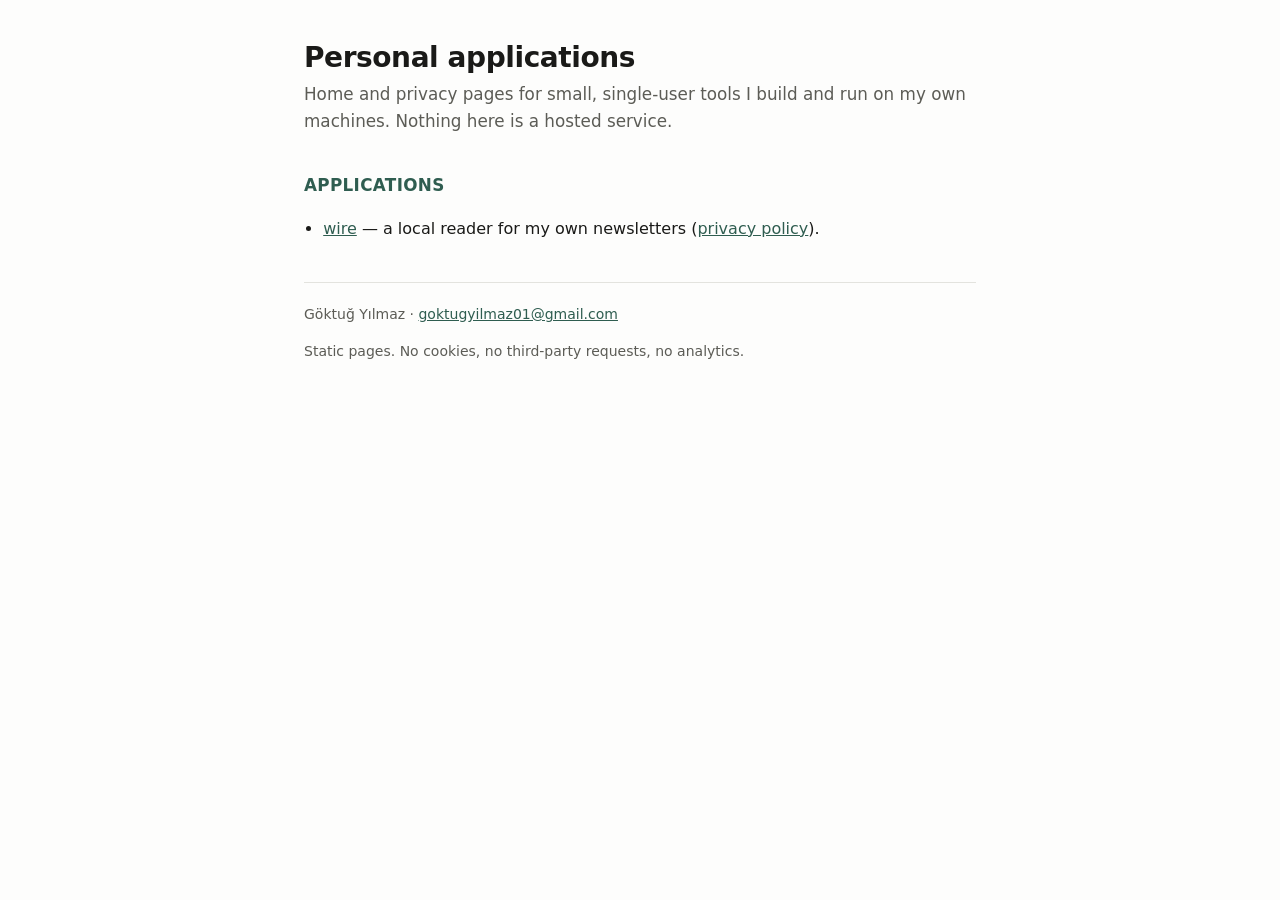
<file: index.html>
<!doctype html>
<html lang="en">
<head>
<meta charset="utf-8">
<meta name="viewport" content="width=device-width, initial-scale=1, viewport-fit=cover">
<title>Göktuğ Yılmaz — personal applications</title>
<meta name="description" content="Home and privacy pages for personal, single-user applications built by Göktuğ Yılmaz.">
<link rel="stylesheet" href="style.css">
</head>
<body>
<main>
  <h1>Personal applications</h1>
  <p class="lede">Home and privacy pages for small, single-user tools I build and run on my own
  machines. Nothing here is a hosted service.</p>

  <h2>Applications</h2>
  <ul>
    <li><a href="wire/">wire</a> — a local reader for my own newsletters
    (<a href="wire/privacy/">privacy policy</a>).</li>
  </ul>

  <hr>
  <footer>
    <p>Göktuğ Yılmaz · <a href="mailto:goktugyilmaz01@gmail.com">goktugyilmaz01@gmail.com</a></p>
    <p>Static pages. No cookies, no third-party requests, no analytics.</p>
  </footer>
</main>
</body>
</html>
</file>
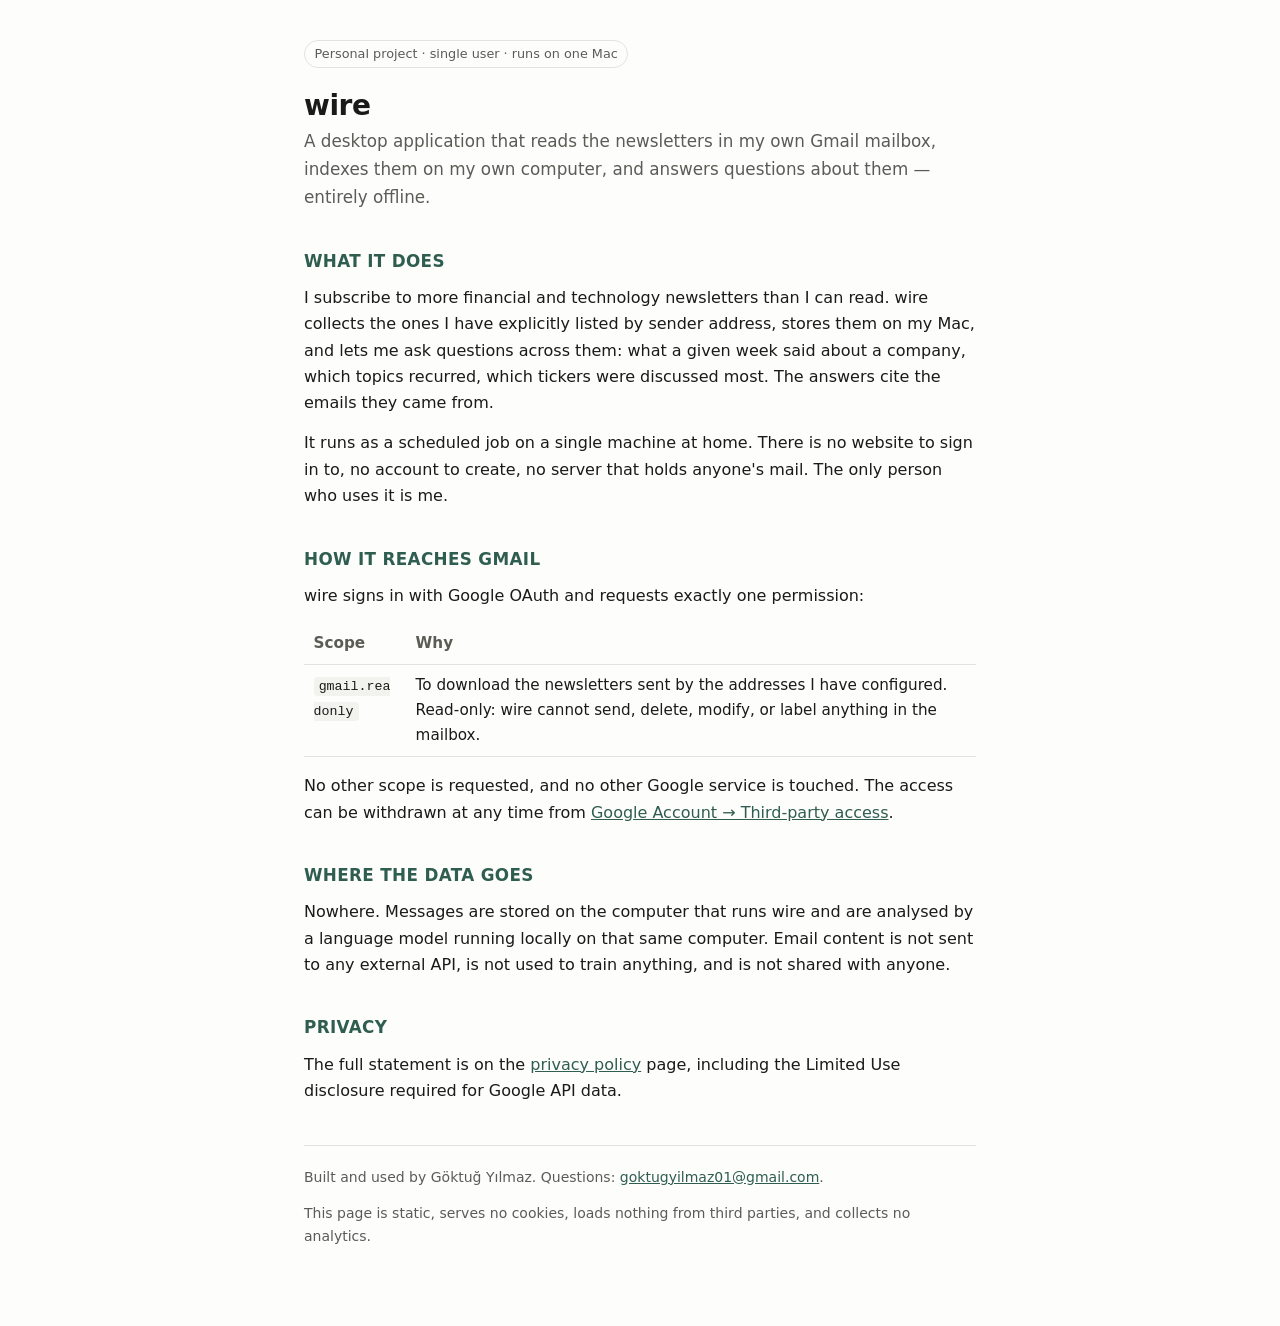
<file: wire/index.html>
<!doctype html>
<html lang="en">
<head>
<meta charset="utf-8">
<meta name="viewport" content="width=device-width, initial-scale=1, viewport-fit=cover">
<title>wire — a private, local reader for your own newsletters</title>
<meta name="description" content="wire is a single-user desktop application that reads the newsletters in its owner's own Gmail mailbox, indexes them on that person's computer, and answers questions about them offline.">
<link rel="stylesheet" href="../style.css">
</head>
<body>
<main>
  <span class="pill">Personal project · single user · runs on one Mac</span>
  <h1>wire</h1>
  <p class="lede">A desktop application that reads the newsletters in my own Gmail mailbox,
  indexes them on my own computer, and answers questions about them — entirely offline.</p>

  <h2>What it does</h2>
  <p>I subscribe to more financial and technology newsletters than I can read. wire collects the
  ones I have explicitly listed by sender address, stores them on my Mac, and lets me ask questions
  across them: what a given week said about a company, which topics recurred, which tickers were
  discussed most. The answers cite the emails they came from.</p>
  <p>It runs as a scheduled job on a single machine at home. There is no website to sign in to, no
  account to create, no server that holds anyone's mail. The only person who uses it is me.</p>

  <h2>How it reaches Gmail</h2>
  <p>wire signs in with Google OAuth and requests exactly one permission:</p>
  <table>
    <tr><th>Scope</th><th>Why</th></tr>
    <tr>
      <td><code>gmail.readonly</code></td>
      <td>To download the newsletters sent by the addresses I have configured. Read-only: wire
      cannot send, delete, modify, or label anything in the mailbox.</td>
    </tr>
  </table>
  <p>No other scope is requested, and no other Google service is touched. The access can be
  withdrawn at any time from
  <a href="https://myaccount.google.com/permissions">Google Account → Third-party access</a>.</p>

  <h2>Where the data goes</h2>
  <p>Nowhere. Messages are stored on the computer that runs wire and are analysed by a language
  model running locally on that same computer. Email content is not sent to any external API, is
  not used to train anything, and is not shared with anyone.</p>

  <h2>Privacy</h2>
  <p>The full statement is on the <a href="privacy/">privacy policy</a> page, including the
  Limited Use disclosure required for Google API data.</p>

  <hr>
  <footer>
    <p>Built and used by Göktuğ Yılmaz. Questions:
    <a href="mailto:goktugyilmaz01@gmail.com">goktugyilmaz01@gmail.com</a>.</p>
    <p>This page is static, serves no cookies, loads nothing from third parties, and collects no
    analytics.</p>
  </footer>
</main>
</body>
</html>
</file>
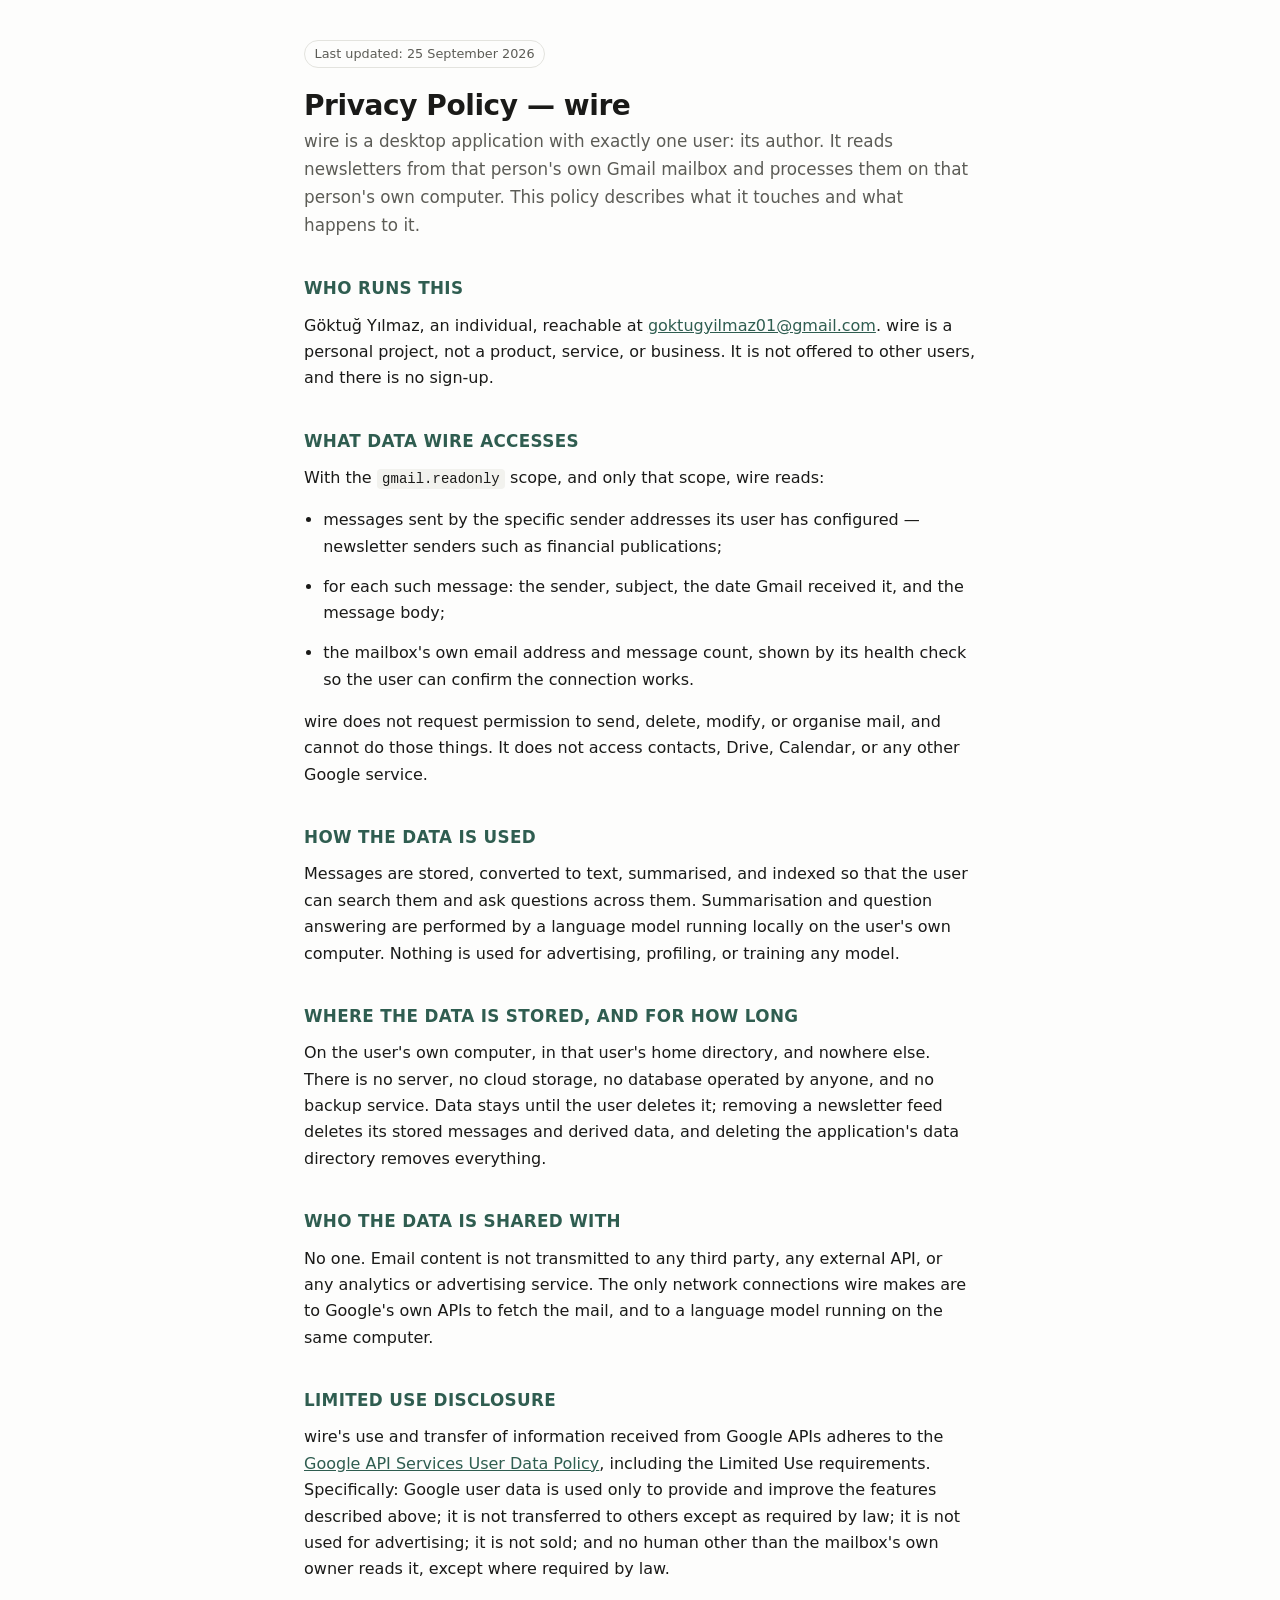
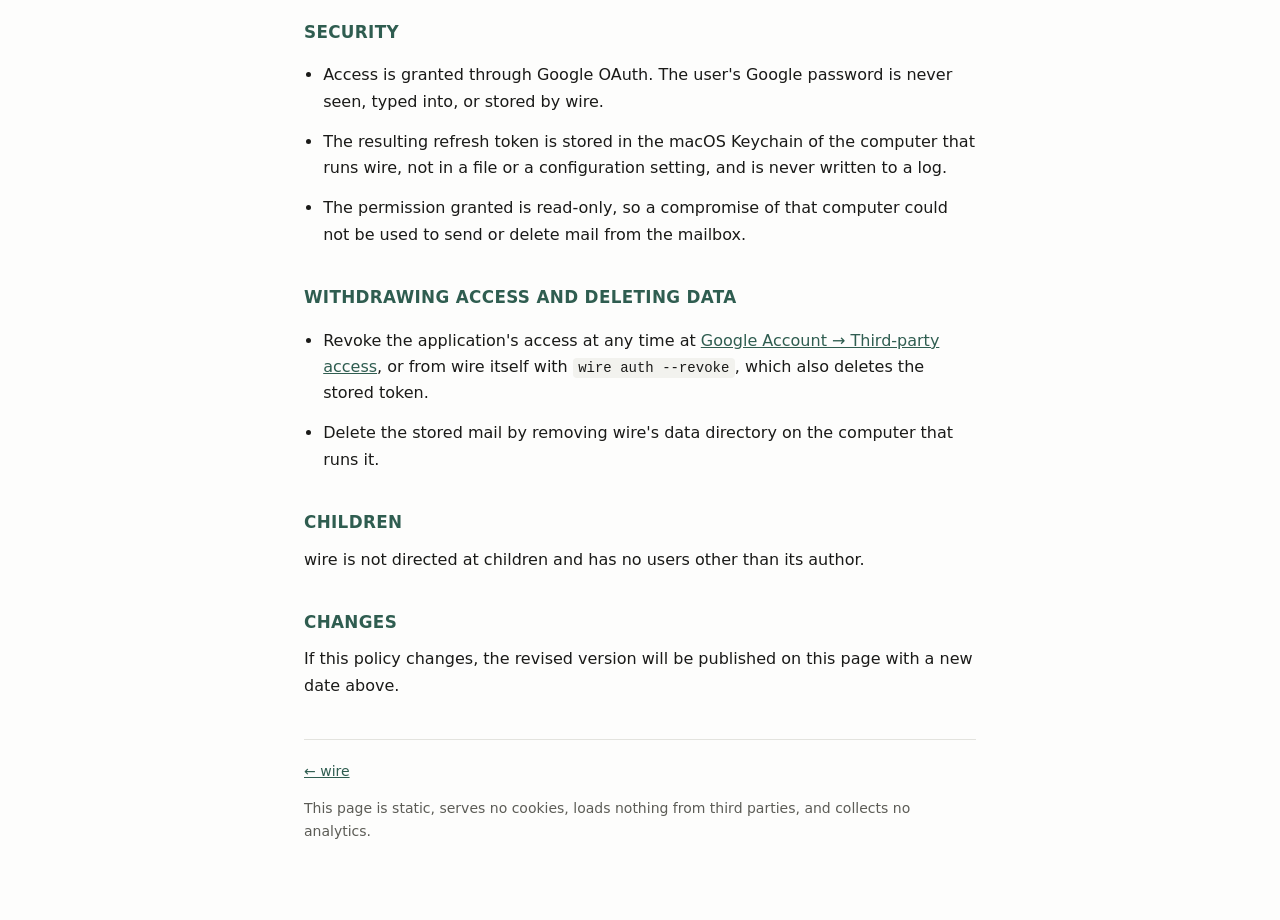
<file: wire/privacy/index.html>
<!doctype html>
<html lang="en">
<head>
<meta charset="utf-8">
<meta name="viewport" content="width=device-width, initial-scale=1, viewport-fit=cover">
<title>wire — Privacy Policy</title>
<meta name="description" content="Privacy policy for wire, a single-user desktop application that reads its owner's own Gmail newsletters and processes them locally.">
<link rel="stylesheet" href="../../style.css">
</head>
<body>
<main>
  <span class="pill">Last updated: 25 September 2026</span>
  <h1>Privacy Policy — wire</h1>
  <p class="lede">wire is a desktop application with exactly one user: its author. It reads
  newsletters from that person's own Gmail mailbox and processes them on that person's own
  computer. This policy describes what it touches and what happens to it.</p>

  <h2>Who runs this</h2>
  <p>Göktuğ Yılmaz, an individual, reachable at
  <a href="mailto:goktugyilmaz01@gmail.com">goktugyilmaz01@gmail.com</a>. wire is a personal
  project, not a product, service, or business. It is not offered to other users, and there is no
  sign-up.</p>

  <h2>What data wire accesses</h2>
  <p>With the <code>gmail.readonly</code> scope, and only that scope, wire reads:</p>
  <ul>
    <li>messages sent by the specific sender addresses its user has configured — newsletter
    senders such as financial publications;</li>
    <li>for each such message: the sender, subject, the date Gmail received it, and the message
    body;</li>
    <li>the mailbox's own email address and message count, shown by its health check so the user
    can confirm the connection works.</li>
  </ul>
  <p>wire does not request permission to send, delete, modify, or organise mail, and cannot do
  those things. It does not access contacts, Drive, Calendar, or any other Google service.</p>

  <h2>How the data is used</h2>
  <p>Messages are stored, converted to text, summarised, and indexed so that the user can search
  them and ask questions across them. Summarisation and question answering are performed by a
  language model running locally on the user's own computer. Nothing is used for advertising,
  profiling, or training any model.</p>

  <h2>Where the data is stored, and for how long</h2>
  <p>On the user's own computer, in that user's home directory, and nowhere else. There is no
  server, no cloud storage, no database operated by anyone, and no backup service. Data stays
  until the user deletes it; removing a newsletter feed deletes its stored messages and derived
  data, and deleting the application's data directory removes everything.</p>

  <h2>Who the data is shared with</h2>
  <p>No one. Email content is not transmitted to any third party, any external API, or any
  analytics or advertising service. The only network connections wire makes are to Google's own
  APIs to fetch the mail, and to a language model running on the same computer.</p>

  <h2>Limited Use disclosure</h2>
  <p>wire's use and transfer of information received from Google APIs adheres to the
  <a href="https://developers.google.com/terms/api-services-user-data-policy">Google API Services
  User Data Policy</a>, including the Limited Use requirements. Specifically: Google user data is
  used only to provide and improve the features described above; it is not transferred to others
  except as required by law; it is not used for advertising; it is not sold; and no human other
  than the mailbox's own owner reads it, except where required by law.</p>

  <h2>Security</h2>
  <ul>
    <li>Access is granted through Google OAuth. The user's Google password is never seen, typed
    into, or stored by wire.</li>
    <li>The resulting refresh token is stored in the macOS Keychain of the computer that runs
    wire, not in a file or a configuration setting, and is never written to a log.</li>
    <li>The permission granted is read-only, so a compromise of that computer could not be used to
    send or delete mail from the mailbox.</li>
  </ul>

  <h2>Withdrawing access and deleting data</h2>
  <ul>
    <li>Revoke the application's access at any time at
    <a href="https://myaccount.google.com/permissions">Google Account → Third-party access</a>,
    or from wire itself with <code>wire auth --revoke</code>, which also deletes the stored
    token.</li>
    <li>Delete the stored mail by removing wire's data directory on the computer that runs it.</li>
  </ul>

  <h2>Children</h2>
  <p>wire is not directed at children and has no users other than its author.</p>

  <h2>Changes</h2>
  <p>If this policy changes, the revised version will be published on this page with a new date
  above.</p>

  <hr>
  <footer>
    <p><a href="../">← wire</a></p>
    <p>This page is static, serves no cookies, loads nothing from third parties, and collects no
    analytics.</p>
  </footer>
</main>
</body>
</html>
</file>
<file: style.css>
/* One stylesheet, no external requests: a privacy page that phoned out would be a bad joke. */
:root {
  color-scheme: light dark;
  --bg: #fdfdfc; --fg: #1a1a18; --muted: #5c5c56; --rule: #e3e3de; --accent: #2f5d50;
  --code-bg: #f2f2ee;
}
@media (prefers-color-scheme: dark) {
  :root { --bg: #14140f; --fg: #e8e8e2; --muted: #9c9c94; --rule: #2e2e28; --accent: #7fb8a5;
          --code-bg: #1e1e1a; }
}
* { box-sizing: border-box; }
body {
  margin: 0; padding: 2.5rem 1.25rem 4rem; background: var(--bg); color: var(--fg);
  font: 16px/1.65 -apple-system, BlinkMacSystemFont, "Segoe UI", system-ui, sans-serif;
  -webkit-text-size-adjust: 100%;
}
main { max-width: 42rem; margin: 0 auto; }
h1 { font-size: 1.75rem; line-height: 1.25; margin: 0 0 .35rem; letter-spacing: -.015em; }
h2 { font-size: 1.05rem; margin: 2.25rem 0 .6rem; letter-spacing: .02em; text-transform: uppercase;
     color: var(--accent); }
.lede { color: var(--muted); margin: 0 0 2rem; font-size: 1.05rem; }
p, li { margin: 0 0 .85rem; }
ul { padding-left: 1.2rem; }
a { color: var(--accent); }
code { background: var(--code-bg); padding: .12em .38em; border-radius: 4px;
       font: .875em/1.4 ui-monospace, SFMono-Regular, Menlo, monospace; word-break: break-word; }
hr { border: 0; border-top: 1px solid var(--rule); margin: 2.5rem 0 1.25rem; }
footer { color: var(--muted); font-size: .875rem; }
.pill { display: inline-block; border: 1px solid var(--rule); border-radius: 999px;
        padding: .15rem .6rem; font-size: .8rem; color: var(--muted); margin-bottom: 1.25rem; }
table { border-collapse: collapse; width: 100%; margin: 0 0 1rem; font-size: .95rem; }
th, td { text-align: left; padding: .5rem .6rem; border-bottom: 1px solid var(--rule);
         vertical-align: top; }
th { color: var(--muted); font-weight: 600; }
</file>
